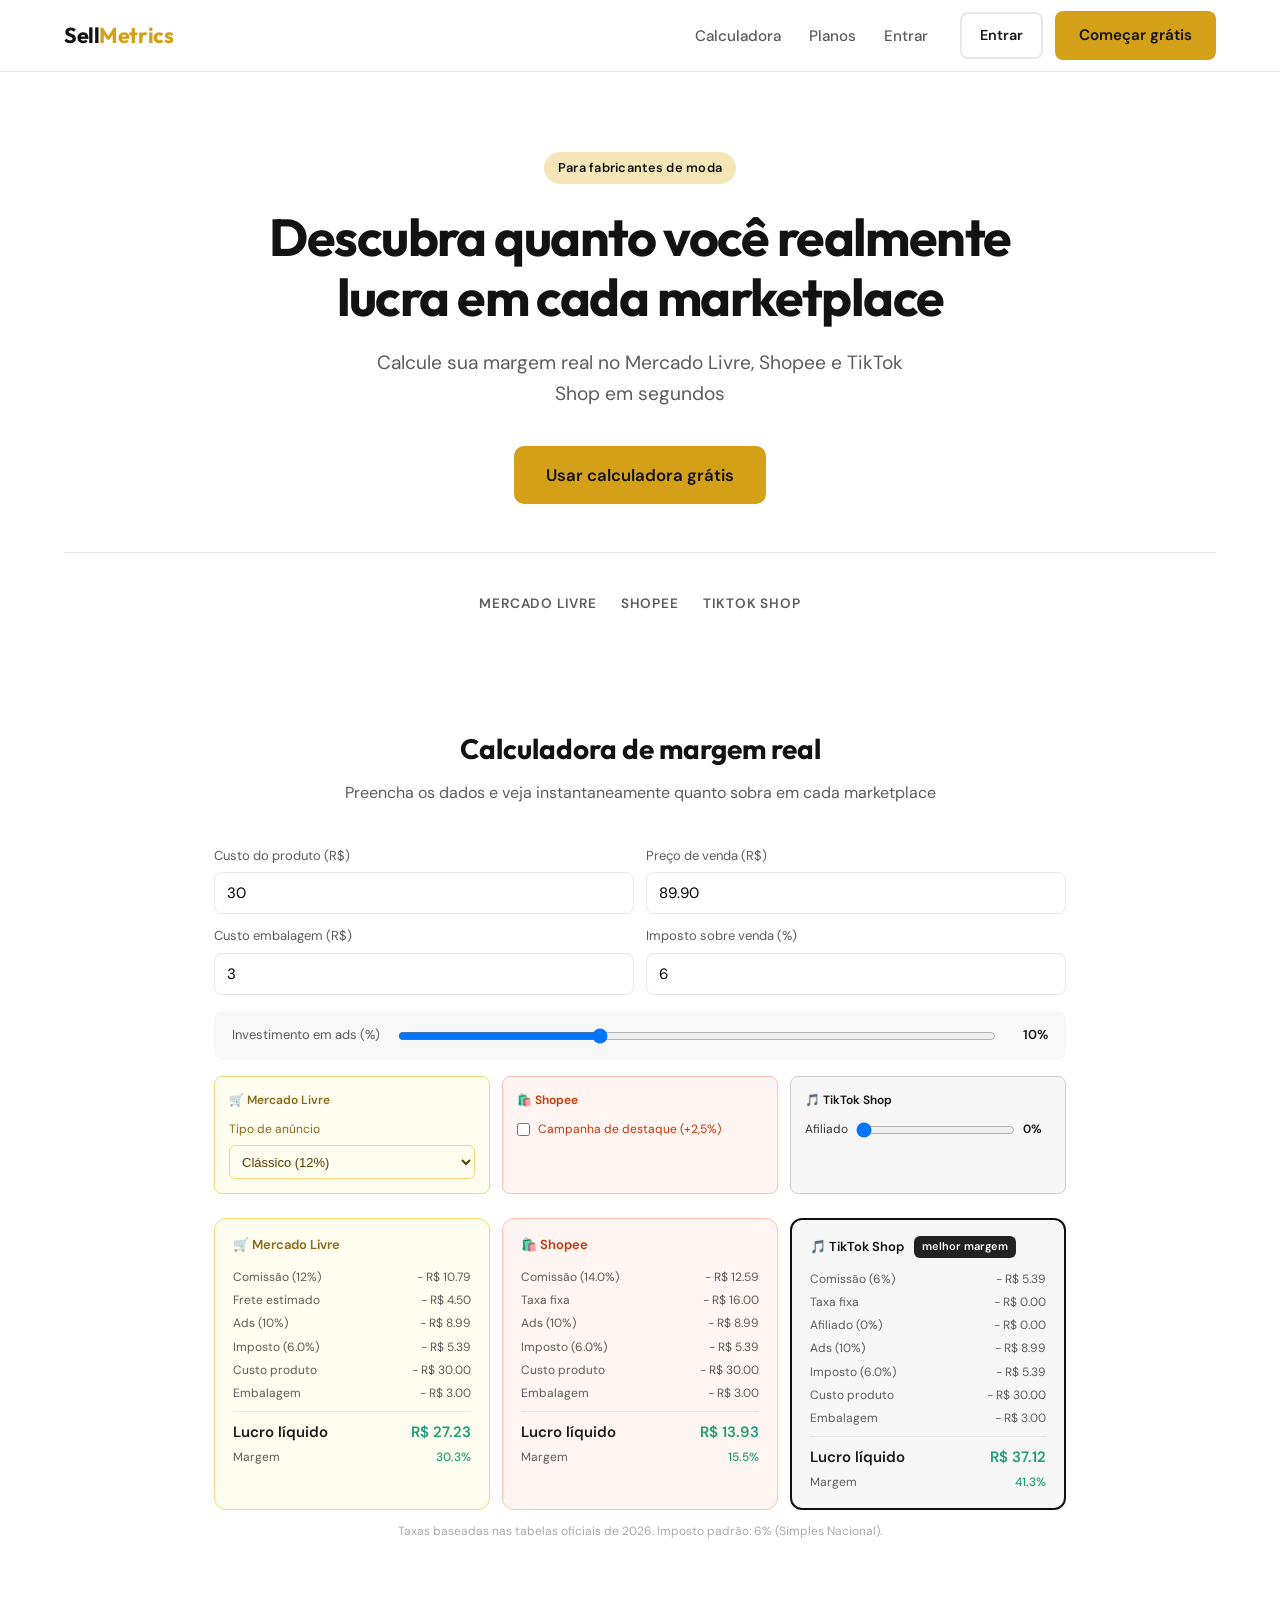
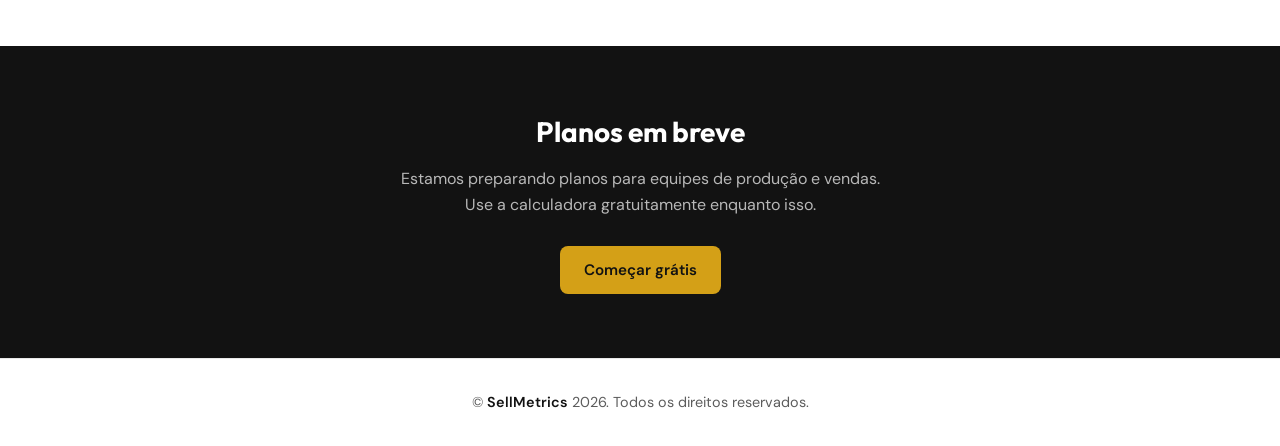
<file: index.html>
<!DOCTYPE html>
<html lang="pt-BR">
<head>
  <meta charset="UTF-8">
  <meta name="viewport" content="width=device-width, initial-scale=1.0">
  <title>SellMetrics — Margem real em marketplaces</title>
  <link rel="preconnect" href="https://fonts.googleapis.com">
  <link rel="preconnect" href="https://fonts.gstatic.com" crossorigin>
  <link href="https://fonts.googleapis.com/css2?family=DM+Sans:ital,opsz,wght@0,9..40,400;0,9..40,500;0,9..40,600;0,9..40,700;1,9..40,400&family=Outfit:wght@600;700&display=swap" rel="stylesheet">
  <style>
    :root {
      --bg: #ffffff;
      --surface: #f8f8f8;
      --text: #1a1a1a;
      --text-muted: #5c5c5c;
      --border: #e8e8e8;
      --dark: #121212;
      --dark-soft: #2a2a2a;
      --gold: #d4a017;
      --gold-light: #f5e6b8;
      --gold-hover: #b8890f;
      --radius: 12px;
      --shadow: 0 4px 24px rgba(0, 0, 0, 0.06);
      --header-h: 72px;
    }

    *, *::before, *::after {
      box-sizing: border-box;
      margin: 0;
      padding: 0;
    }

    html {
      scroll-behavior: smooth;
    }

    body {
      font-family: 'DM Sans', system-ui, -apple-system, sans-serif;
      background: var(--bg);
      color: var(--text);
      line-height: 1.6;
      padding-top: var(--header-h);
    }

    a {
      color: inherit;
      text-decoration: none;
    }

    /* Header */
    .header {
      position: fixed;
      top: 0;
      left: 0;
      right: 0;
      height: var(--header-h);
      background: rgba(255, 255, 255, 0.92);
      backdrop-filter: blur(12px);
      border-bottom: 1px solid var(--border);
      z-index: 1000;
      display: flex;
      align-items: center;
    }

    .header__inner {
      max-width: 1200px;
      width: 100%;
      margin: 0 auto;
      padding: 0 24px;
      display: flex;
      align-items: center;
      justify-content: space-between;
      gap: 32px;
    }

    .logo {
      font-family: 'Outfit', sans-serif;
      font-weight: 700;
      font-size: 1.35rem;
      letter-spacing: -0.02em;
      color: var(--dark);
      white-space: nowrap;
    }

    .logo span {
      color: var(--gold);
    }

    .nav {
      display: flex;
      align-items: center;
      gap: 32px;
    }

    .nav__links {
      display: flex;
      gap: 28px;
      list-style: none;
    }

    .nav__links a {
      font-size: 0.95rem;
      font-weight: 500;
      color: var(--text-muted);
      transition: color 0.2s;
    }

    .nav__links a:hover {
      color: var(--dark);
    }

    .btn {
      display: inline-flex;
      align-items: center;
      justify-content: center;
      padding: 12px 24px;
      font-family: inherit;
      font-size: 0.95rem;
      font-weight: 600;
      border-radius: 8px;
      border: none;
      cursor: pointer;
      transition: background 0.2s, transform 0.15s, box-shadow 0.2s;
    }

    .btn:active {
      transform: scale(0.98);
    }

    .btn--primary {
      background: var(--gold);
      color: var(--dark);
    }

    .btn--primary:hover {
      background: var(--gold-hover);
      box-shadow: 0 4px 16px rgba(212, 160, 23, 0.35);
    }

    .btn--dark {
      background: var(--dark);
      color: #fff;
    }

    .btn--dark:hover {
      background: var(--dark-soft);
    }

    .btn--outline {
      background: transparent;
      border: 2px solid var(--border);
      color: var(--text);
    }

    .btn--outline:hover {
      border-color: var(--dark);
    }

    .btn--lg {
      padding: 16px 32px;
      font-size: 1.05rem;
      border-radius: 10px;
    }

    .nav__actions {
      display: flex;
      align-items: center;
      gap: 12px;
    }

    .nav__actions .btn--outline {
      padding: 10px 18px;
      font-size: 0.9rem;
    }

    .menu-toggle {
      display: none;
      flex-direction: column;
      gap: 5px;
      background: none;
      border: none;
      cursor: pointer;
      padding: 8px;
    }

    .menu-toggle span {
      width: 24px;
      height: 2px;
      background: var(--dark);
      border-radius: 2px;
    }

    /* Hero */
    .hero {
      max-width: 1200px;
      margin: 0 auto;
      padding: 80px 24px 64px;
      text-align: center;
    }

    .hero__badge {
      display: inline-block;
      padding: 6px 14px;
      background: var(--gold-light);
      color: var(--dark);
      font-size: 0.8rem;
      font-weight: 600;
      border-radius: 100px;
      margin-bottom: 24px;
      letter-spacing: 0.02em;
    }

    .hero h1 {
      font-family: 'Outfit', sans-serif;
      font-size: clamp(2rem, 5vw, 3.25rem);
      font-weight: 700;
      line-height: 1.15;
      letter-spacing: -0.03em;
      color: var(--dark);
      max-width: 820px;
      margin: 0 auto 20px;
    }

    .hero__subtitle {
      font-size: clamp(1rem, 2.5vw, 1.2rem);
      color: var(--text-muted);
      max-width: 560px;
      margin: 0 auto 36px;
    }

    .hero__markets {
      display: flex;
      justify-content: center;
      gap: 24px;
      flex-wrap: wrap;
      margin-top: 48px;
      padding-top: 40px;
      border-top: 1px solid var(--border);
    }

    .hero__market {
      font-size: 0.85rem;
      font-weight: 600;
      color: var(--text-muted);
      text-transform: uppercase;
      letter-spacing: 0.06em;
    }

    /* Calculator section */
    .section {
      max-width: 1200px;
      margin: 0 auto;
      padding: 48px 24px 80px;
    }

    .section__title {
      font-family: 'Outfit', sans-serif;
      font-size: 1.75rem;
      font-weight: 700;
      color: var(--dark);
      margin-bottom: 8px;
      text-align: center;
    }

    .section__desc {
      text-align: center;
      color: var(--text-muted);
      margin-bottom: 40px;
    }

    /* Calculator widget */
    .calc {
      max-width: 720px;
      margin: 0 auto;
      background: var(--surface);
      border: 1px solid var(--border);
      border-radius: var(--radius);
      box-shadow: var(--shadow);
      overflow: hidden;
    }

    .calc__tabs {
      display: flex;
      background: var(--dark);
    }

    .calc__tab {
      flex: 1;
      padding: 16px 12px;
      font-family: inherit;
      font-size: 0.9rem;
      font-weight: 600;
      color: rgba(255, 255, 255, 0.6);
      background: none;
      border: none;
      cursor: pointer;
      transition: color 0.2s, background 0.2s;
      border-bottom: 3px solid transparent;
    }

    .calc__tab:hover {
      color: rgba(255, 255, 255, 0.9);
    }

    .calc__tab.active {
      color: #fff;
      background: var(--dark-soft);
      border-bottom-color: var(--gold);
    }

    .calc__body {
      padding: 32px;
    }

    .calc__grid {
      display: grid;
      grid-template-columns: 1fr 1fr;
      gap: 20px;
    }

    .calc__field {
      display: flex;
      flex-direction: column;
      gap: 6px;
    }

    .calc__field--full {
      grid-column: 1 / -1;
    }

    .calc__field label {
      font-size: 0.85rem;
      font-weight: 600;
      color: var(--text);
    }

    .calc__field label small {
      font-weight: 400;
      color: var(--text-muted);
    }

    .calc__field input,
    .calc__field select {
      padding: 12px 14px;
      font-family: inherit;
      font-size: 1rem;
      border: 1px solid var(--border);
      border-radius: 8px;
      background: #fff;
      color: var(--text);
      transition: border-color 0.2s, box-shadow 0.2s;
    }

    .calc__field input:focus,
    .calc__field select:focus {
      outline: none;
      border-color: var(--gold);
      box-shadow: 0 0 0 3px var(--gold-light);
    }

    .calc__hint {
      font-size: 0.75rem;
      color: var(--text-muted);
    }

    .calc__submit {
      width: 100%;
      margin-top: 24px;
    }

    .calc__results {
      margin-top: 28px;
      padding-top: 28px;
      border-top: 1px solid var(--border);
      display: none;
    }

    .calc__results.visible {
      display: block;
    }

    .calc__results h3 {
      font-family: 'Outfit', sans-serif;
      font-size: 1.1rem;
      margin-bottom: 16px;
      color: var(--dark);
    }

    .calc__result-row {
      display: flex;
      justify-content: space-between;
      align-items: center;
      padding: 10px 0;
      font-size: 0.95rem;
      border-bottom: 1px solid var(--border);
    }

    .calc__result-row:last-child {
      border-bottom: none;
    }

    .calc__result-row span:first-child {
      color: var(--text-muted);
    }

    .calc__result-row span:last-child {
      font-weight: 600;
      color: var(--dark);
    }

    .calc__result-row--negative span:last-child {
      color: #c0392b;
    }

    .calc__result-row--highlight {
      background: var(--gold-light);
      margin: 12px -16px 0;
      padding: 16px;
      border-radius: 8px;
      border: none;
    }

    .calc__result-row--highlight span:first-child {
      color: var(--dark);
      font-weight: 600;
    }

    .calc__result-row--highlight span:last-child {
      font-size: 1.35rem;
      color: var(--dark);
    }

    .calc__margin-badge {
      display: inline-block;
      padding: 4px 10px;
      border-radius: 6px;
      font-size: 0.85rem;
      background: var(--dark);
      color: var(--gold);
    }

    /* Planos placeholder */
    .planos {
      background: var(--dark);
      color: #fff;
      padding: 64px 24px;
      margin-top: 24px;
    }

    .planos__inner {
      max-width: 1200px;
      margin: 0 auto;
      text-align: center;
    }

    .planos h2 {
      font-family: 'Outfit', sans-serif;
      font-size: 1.75rem;
      margin-bottom: 12px;
    }

    .planos p {
      color: rgba(255, 255, 255, 0.7);
      max-width: 480px;
      margin: 0 auto 28px;
    }

    /* Footer */
    .footer {
      padding: 32px 24px;
      text-align: center;
      border-top: 1px solid var(--border);
      color: var(--text-muted);
      font-size: 0.9rem;
    }

    .footer strong {
      color: var(--dark);
      font-weight: 600;
    }

    @media (max-width: 768px) {
      .nav__links,
      .nav__actions .btn--outline {
        display: none;
      }

      .nav--open .nav__links {
        display: flex;
        flex-direction: column;
        position: absolute;
        top: var(--header-h);
        left: 0;
        right: 0;
        background: #fff;
        padding: 24px;
        border-bottom: 1px solid var(--border);
        gap: 16px;
      }

      .menu-toggle {
        display: flex;
      }

      .calc__grid {
        grid-template-columns: 1fr;
      }

      .calc__body {
        padding: 24px 20px;
      }

      .calc__tab {
        font-size: 0.8rem;
        padding: 14px 8px;
      }
    }
  </style>
</head>
<body>

  <header class="header">
    <div class="header__inner">
      <a href="#" class="logo">Sell<span>Metrics</span></a>
      <nav class="nav" id="nav">
        <ul class="nav__links">
          <li><a href="#calculadora">Calculadora</a></li>
          <li><a href="#planos">Planos</a></li>
          <li><a href="app.html#/dashboard">Entrar</a></li>
        </ul>
        <div class="nav__actions">
          <a href="app.html#/dashboard" class="btn btn--outline">Entrar</a>
          <a href="#calculadora" class="btn btn--primary">Começar grátis</a>
        </div>
      </nav>
      <button class="menu-toggle" id="menuToggle" aria-label="Abrir menu">
        <span></span><span></span><span></span>
      </button>
    </div>
  </header>

  <section class="hero">
    <span class="hero__badge">Para fabricantes de moda</span>
    <h1>Descubra quanto você realmente lucra em cada marketplace</h1>
    <p class="hero__subtitle">Calcule sua margem real no Mercado Livre, Shopee e TikTok Shop em segundos</p>
    <a href="#calculadora" class="btn btn--primary btn--lg">Usar calculadora grátis</a>
    <div class="hero__markets">
      <span class="hero__market">Mercado Livre</span>
      <span class="hero__market">Shopee</span>
      <span class="hero__market">TikTok Shop</span>
    </div>
  </section>

  <section class="section" id="calculadora">
    <h2 class="section__title">Calculadora de margem real</h2>
    <p class="section__desc">Preencha os dados e veja instantaneamente quanto sobra em cada marketplace</p>

    <div style="max-width:900px;margin:0 auto;padding:0 24px;">

      <!-- Inputs principais -->
      <div style="display:grid;grid-template-columns:1fr 1fr;gap:12px;margin-bottom:16px;">
        <div style="display:flex;flex-direction:column;gap:6px;">
          <label style="font-size:13px;color:#5c5c5c;">Custo do produto (R$)</label>
          <input type="number" id="sm-custo" value="30" min="0" step="1" oninput="smCalc()" style="height:42px;border-radius:8px;border:1px solid #e8e8e8;font-size:15px;padding:0 12px;outline:none;font-family:inherit;">
        </div>
        <div style="display:flex;flex-direction:column;gap:6px;">
          <label style="font-size:13px;color:#5c5c5c;">Preço de venda (R$)</label>
          <input type="number" id="sm-preco" value="89.90" min="0" step="0.1" oninput="smCalc()" style="height:42px;border-radius:8px;border:1px solid #e8e8e8;font-size:15px;padding:0 12px;outline:none;font-family:inherit;">
        </div>
        <div style="display:flex;flex-direction:column;gap:6px;">
          <label style="font-size:13px;color:#5c5c5c;">Custo embalagem (R$)</label>
          <input type="number" id="sm-emb" value="3" min="0" step="0.5" oninput="smCalc()" style="height:42px;border-radius:8px;border:1px solid #e8e8e8;font-size:15px;padding:0 12px;outline:none;font-family:inherit;">
        </div>
        <div style="display:flex;flex-direction:column;gap:6px;">
          <label style="font-size:13px;color:#5c5c5c;">Imposto sobre venda (%)</label>
          <input type="number" id="sm-imp" value="6" min="0" max="30" step="0.5" oninput="smCalc()" style="height:42px;border-radius:8px;border:1px solid #e8e8e8;font-size:15px;padding:0 12px;outline:none;font-family:inherit;">
        </div>
      </div>

      <!-- Ads slider -->
      <div style="display:flex;align-items:center;gap:16px;margin-bottom:16px;background:#f8f8f8;border-radius:8px;padding:14px 18px;">
        <label style="font-size:13px;color:#5c5c5c;white-space:nowrap;min-width:150px;">Investimento em ads (%)</label>
        <input type="range" id="sm-ads" min="0" max="30" value="10" step="1" oninput="document.getElementById('sm-ads-out').textContent=this.value+'%';smCalc()" style="flex:1;">
        <span id="sm-ads-out" style="font-size:13px;font-weight:600;min-width:36px;text-align:right;">10%</span>
      </div>

      <!-- Opções por plataforma -->
      <div style="display:grid;grid-template-columns:repeat(3,1fr);gap:12px;margin-bottom:24px;">
        <div style="background:#FFFDF0;border:1px solid #F5D76E;border-radius:8px;padding:14px;">
          <div style="font-size:12px;font-weight:600;color:#8B6914;margin-bottom:10px;">🛒 Mercado Livre</div>
          <label style="font-size:12px;color:#8B6914;display:block;margin-bottom:6px;">Tipo de anúncio</label>
          <select id="sm-ml-tipo" onchange="smCalc()" style="width:100%;height:34px;border-radius:6px;border:1px solid #F5D76E;background:#FFFDF0;color:#5A3E00;font-size:13px;padding:0 8px;">
            <option value="0.12">Clássico (12%)</option>
            <option value="0.17">Premium (17%)</option>
          </select>
        </div>
        <div style="background:#FFF5F2;border:1px solid #FFBDAD;border-radius:8px;padding:14px;">
          <div style="font-size:12px;font-weight:600;color:#CC3300;margin-bottom:10px;">🛍️ Shopee</div>
          <label style="display:flex;align-items:center;gap:8px;font-size:12px;color:#CC3300;cursor:pointer;">
            <input type="checkbox" id="sm-shopee-camp" onchange="smCalc()">
            Campanha de destaque (+2,5%)
          </label>
        </div>
        <div style="background:#F7F7F7;border:1px solid #CCCCCC;border-radius:8px;padding:14px;">
          <div style="font-size:12px;font-weight:600;color:#111;margin-bottom:10px;">🎵 TikTok Shop</div>
          <div style="display:flex;align-items:center;gap:8px;">
            <label style="font-size:12px;color:#333;white-space:nowrap;">Afiliado</label>
            <input type="range" id="sm-afil" min="0" max="20" value="0" step="1" oninput="document.getElementById('sm-afil-out').textContent=this.value+'%';smCalc()" style="flex:1;">
            <span id="sm-afil-out" style="font-size:12px;font-weight:600;color:#111;min-width:28px;">0%</span>
          </div>
        </div>
      </div>

      <!-- Resultados -->
      <div style="display:grid;grid-template-columns:repeat(3,1fr);gap:12px;margin-bottom:12px;" id="sm-results"></div>

      <p style="font-size:12px;color:#aaa;margin-top:8px;text-align:center;">Taxas baseadas nas tabelas oficiais de 2026. Imposto padrão: 6% (Simples Nacional).</p>
    </div>
  </section>

  <script>
  function smCalc() {
    const custo = parseFloat(document.getElementById('sm-custo').value)||0;
    const preco = parseFloat(document.getElementById('sm-preco').value)||0;
    const emb   = parseFloat(document.getElementById('sm-emb').value)||0;
    const imp   = (parseFloat(document.getElementById('sm-imp').value)||0)/100;
    const ads   = (parseFloat(document.getElementById('sm-ads').value)||0)/100;
    const mlTipo= parseFloat(document.getElementById('sm-ml-tipo').value)||0.12;
    const camp  = document.getElementById('sm-shopee-camp').checked;
    const afil  = (parseFloat(document.getElementById('sm-afil').value)||0)/100;

    const adsV  = preco*ads;
    const impV  = preco*imp;

    function fmt(n){ return 'R$ '+Math.abs(n).toFixed(2); }

    function calcML(p){
      const com = p*mlTipo;
      const frete = p<=79?0:(p<=199.99?p*0.05:p*0.07);
      const lucro = p - com - frete - adsV - impV - custo - emb;
      return { rows:[
        {l:'Comissão ('+(mlTipo*100).toFixed(0)+'%)',v:com},
        {l:'Frete estimado',v:frete},
        {l:'Ads ('+(ads*100).toFixed(0)+'%)',v:adsV},
        {l:'Imposto ('+(imp*100).toFixed(1)+'%)',v:impV},
        {l:'Custo produto',v:custo},
        {l:'Embalagem',v:emb},
      ], lucro, margem:p>0?lucro/p*100:0 };
    }

    function calcShopee(p){
      let com,fixo;
      if(p<80){com=0.20;fixo=4;}
      else if(p<100){com=0.14;fixo=16;}
      else if(p<200){com=0.14;fixo=20;}
      else{com=0.14;fixo=26;}
      const extra=camp?0.025:0;
      const comV=p*(com+extra);
      const lucro=p-comV-fixo-adsV-impV-custo-emb;
      return { rows:[
        {l:'Comissão ('+((com+extra)*100).toFixed(1)+'%'+(camp?' +camp.':'')+')',v:comV},
        {l:'Taxa fixa',v:fixo},
        {l:'Ads ('+(ads*100).toFixed(0)+'%)',v:adsV},
        {l:'Imposto ('+(imp*100).toFixed(1)+'%)',v:impV},
        {l:'Custo produto',v:custo},
        {l:'Embalagem',v:emb},
      ], lucro, margem:p>0?lucro/p*100:0 };
    }

    function calcTikTok(p){
      const comV=p*0.06;
      const fixo=p<79?2:0;
      const afilV=p*afil;
      const lucro=p-comV-fixo-afilV-adsV-impV-custo-emb;
      return { rows:[
        {l:'Comissão (6%)',v:comV},
        {l:'Taxa fixa',v:fixo},
        {l:'Afiliado ('+(afil*100).toFixed(0)+'%)',v:afilV},
        {l:'Ads ('+(ads*100).toFixed(0)+'%)',v:adsV},
        {l:'Imposto ('+(imp*100).toFixed(1)+'%)',v:impV},
        {l:'Custo produto',v:custo},
        {l:'Embalagem',v:emb},
      ], lucro, margem:p>0?lucro/p*100:0 };
    }

    const plats = [
      {nome:'Mercado Livre', emoji:'🛒', cls:'ml',  bg:'#FFFDF0', border:'#F5D76E', bestBorder:'#D4A017', nameCor:'#8B6914', badgeBg:'#F5D76E', badgeCor:'#7A5200', dados:calcML(preco)},
      {nome:'Shopee',        emoji:'🛍️', cls:'sh',  bg:'#FFF5F2', border:'#FFBDAD', bestBorder:'#FF6633', nameCor:'#CC3300', badgeBg:'#FF6633', badgeCor:'#fff',    dados:calcShopee(preco)},
      {nome:'TikTok Shop',   emoji:'🎵', cls:'tt',  bg:'#F7F7F7', border:'#CCCCCC', bestBorder:'#111111', nameCor:'#111111', badgeBg:'#222',    badgeCor:'#fff',    dados:calcTikTok(preco)},
    ];

    const melhor = plats.reduce((a,b)=>a.dados.lucro>b.dados.lucro?a:b).nome;

    document.getElementById('sm-results').innerHTML = plats.map(p=>{
      const d=p.dados;
      const isBest=p.nome===melhor&&d.lucro>0;
      const lCor=d.lucro>=0?'#1D9E75':'#A32D2D';
      const rows=d.rows.map(r=>`
        <div style="display:flex;justify-content:space-between;font-size:12px;color:#5c5c5c;margin-bottom:4px;">
          <span>${r.l}</span><span>- ${fmt(r.v)}</span>
        </div>`).join('');
      return `
        <div style="background:${p.bg};border:${isBest?'2px':'1px'} solid ${isBest?p.bestBorder:p.border};border-radius:12px;padding:16px 18px;">
          <div style="font-size:13px;font-weight:600;color:${p.nameCor};margin-bottom:12px;display:flex;align-items:center;gap:6px;">
            ${p.emoji} ${p.nome}
            ${isBest?`<span style="font-size:11px;background:${p.badgeBg};color:${p.badgeCor};padding:2px 8px;border-radius:6px;margin-left:4px;">melhor margem</span>`:''}
          </div>
          ${rows}
          <div style="display:flex;justify-content:space-between;border-top:1px solid rgba(0,0,0,0.08);padding-top:8px;margin-top:8px;font-size:15px;font-weight:600;color:#1a1a1a;">
            <span>Lucro líquido</span>
            <span style="color:${lCor};">${d.lucro<0?'- ':''}${fmt(d.lucro)}</span>
          </div>
          <div style="display:flex;justify-content:space-between;font-size:12px;color:#5c5c5c;margin-top:4px;">
            <span>Margem</span>
            <span style="color:${lCor};font-weight:500;">${d.margem.toFixed(1)}%</span>
          </div>
        </div>`;
    }).join('');
  }
  smCalc();
  </script>

  <section class="planos" id="planos">
    <div class="planos__inner">
      <h2>Planos em breve</h2>
      <p>Estamos preparando planos para equipes de produção e vendas. Use a calculadora gratuitamente enquanto isso.</p>
      <a href="#calculadora" class="btn btn--primary">Começar grátis</a>
    </div>
  </section>

  <section id="entrar" style="height:0;overflow:hidden" aria-hidden="true"></section>

  <footer class="footer">
    <p>&copy; <strong>SellMetrics</strong> 2026. Todos os direitos reservados.</p>
  </footer>

  <script>
    (function () {
      const MARKET_DEFAULTS = {
        ml: {
          name: 'Mercado Livre',
          comissao: 13,
          taxaFixa: 0,
          hintComissao: 'Padrão moda: 13%',
          hintTaxa: 'ML: R$ 6 em itens abaixo de R$ 79 (preencha se aplicável)'
        },
        shopee: {
          name: 'Shopee',
          comissao: 14,
          taxaFixa: 0,
          hintComissao: 'Comissão + taxa de transação ~14–20%',
          hintTaxa: 'Programa de frete grátis pode adicionar custos'
        },
        tiktok: {
          name: 'TikTok Shop',
          comissao: 6,
          taxaFixa: 0,
          hintComissao: 'Comissão categoria moda ~5–8%',
          hintTaxa: 'Taxas de pagamento já inclusas na estimativa'
        }
      };

      let currentMarket = 'ml';

      const tabs = document.querySelectorAll('.calc__tab');
      const comissaoInput = document.getElementById('comissao');
      const taxaFixaInput = document.getElementById('taxaFixa');
      const comissaoHint = document.getElementById('comissaoHint');
      const taxaFixaHint = document.getElementById('taxaFixaHint');
      const resultMarketName = document.getElementById('resultMarketName');
      const calcResults = document.getElementById('calcResults');
      const precoVendaInput = document.getElementById('precoVenda');

      function formatBRL(value) {
        return value.toLocaleString('pt-BR', { style: 'currency', currency: 'BRL' });
      }

      function formatPct(value) {
        return value.toFixed(1).replace('.', ',') + '%';
      }

      function applyMarketDefaults(market) {
        const d = MARKET_DEFAULTS[market];
        currentMarket = market;
        comissaoInput.value = d.comissao;
        taxaFixaInput.value = d.taxaFixa;
        comissaoHint.textContent = d.hintComissao;
        taxaFixaHint.textContent = d.hintTaxa;
        resultMarketName.textContent = d.name;

        if (market === 'ml') {
          const preco = parseFloat(precoVendaInput.value) || 0;
          if (preco > 0 && preco < 79) {
            taxaFixaInput.value = 6;
          }
        }
      }

      tabs.forEach(function (tab) {
        tab.addEventListener('click', function () {
          const market = tab.dataset.market;
          tabs.forEach(function (t) {
            t.classList.toggle('active', t === tab);
            t.setAttribute('aria-selected', t === tab ? 'true' : 'false');
          });
          applyMarketDefaults(market);
        });
      });

      precoVendaInput.addEventListener('input', function () {
        if (currentMarket !== 'ml') return;
        const preco = parseFloat(precoVendaInput.value) || 0;
        taxaFixaInput.value = preco > 0 && preco < 79 ? 6 : (parseFloat(taxaFixaInput.value) || 0);
      });

      document.getElementById('calcForm').addEventListener('submit', function (e) {
        e.preventDefault();

        const precoVenda = parseFloat(document.getElementById('precoVenda').value) || 0;
        const custoProduto = parseFloat(document.getElementById('custoProduto').value) || 0;
        const custoEmbalagem = parseFloat(document.getElementById('custoEmbalagem').value) || 0;
        const frete = parseFloat(document.getElementById('frete').value) || 0;
        const comissaoPct = parseFloat(document.getElementById('comissao').value) || 0;
        const taxaFixa = parseFloat(document.getElementById('taxaFixa').value) || 0;
        const impostosPct = parseFloat(document.getElementById('impostos').value) || 0;

        const valorComissao = precoVenda * (comissaoPct / 100);
        const valorImpostos = precoVenda * (impostosPct / 100);
        const custoTotal = custoProduto + custoEmbalagem;
        const lucro = precoVenda - valorComissao - taxaFixa - valorImpostos - custoTotal - frete;
        const margem = precoVenda > 0 ? (lucro / precoVenda) * 100 : 0;

        document.getElementById('resReceita').textContent = formatBRL(precoVenda);
        document.getElementById('resComissao').textContent = formatBRL(valorComissao) + ' (' + formatPct(comissaoPct) + ')';
        document.getElementById('resTaxaFixa').textContent = formatBRL(taxaFixa);
        document.getElementById('resImpostos').textContent = formatBRL(valorImpostos) + ' (' + formatPct(impostosPct) + ')';
        document.getElementById('resCustoProduto').textContent = formatBRL(custoTotal);
        document.getElementById('resFrete').textContent = formatBRL(frete);

        const lucroEl = document.getElementById('resLucro');
        lucroEl.textContent = formatBRL(lucro);
        lucroEl.parentElement.classList.toggle('calc__result-row--negative', lucro < 0);

        const margemEl = document.getElementById('resMargem');
        margemEl.textContent = formatPct(margem);
        margemEl.style.background = margem >= 20 ? 'var(--dark)' : margem >= 10 ? '#5c5c5c' : '#c0392b';
        margemEl.style.color = margem >= 10 ? 'var(--gold)' : '#fff';

        calcResults.classList.add('visible');
        calcResults.scrollIntoView({ behavior: 'smooth', block: 'nearest' });
      });

      applyMarketDefaults('ml');

      document.getElementById('menuToggle').addEventListener('click', function () {
        document.getElementById('nav').classList.toggle('nav--open');
      });

      document.querySelectorAll('.nav__links a, .hero a, .planos a').forEach(function (link) {
        link.addEventListener('click', function () {
          document.getElementById('nav').classList.remove('nav--open');
        });
      });
    })();
  </script>
</body>
</html>
</file>
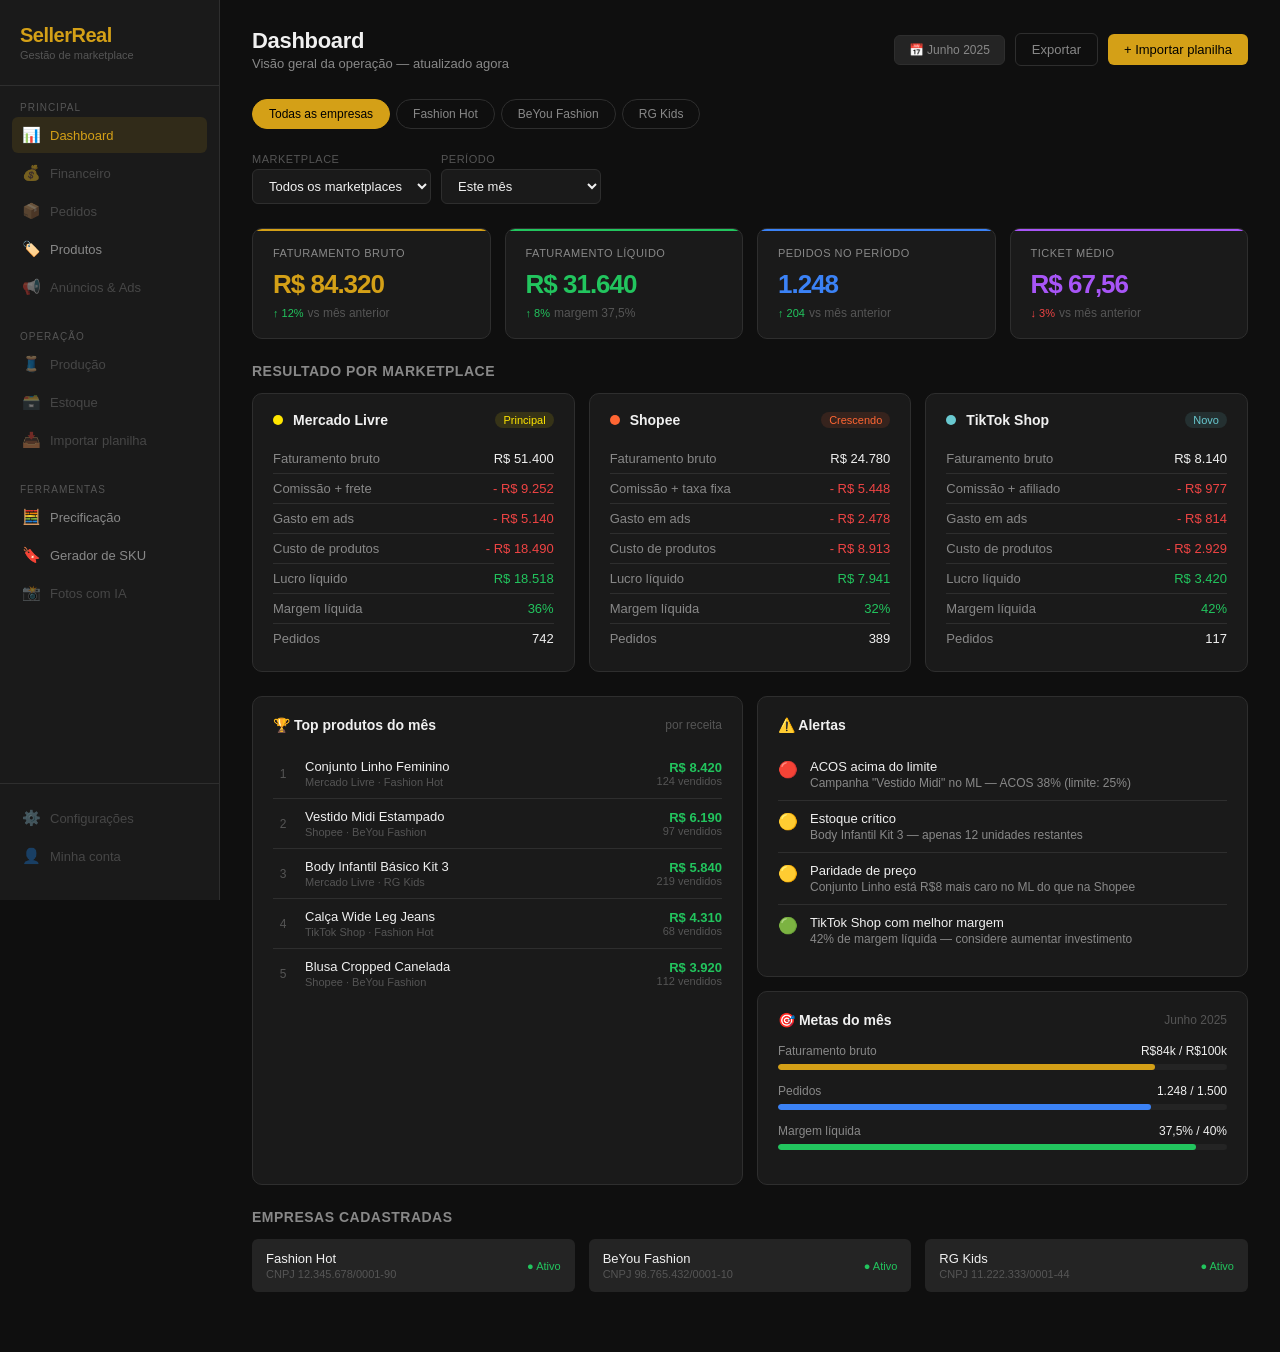
<file: app.html>
<!DOCTYPE html>
<html lang="pt-BR">
<head>
  <meta charset="UTF-8">
  <meta name="viewport" content="width=device-width, initial-scale=1.0">
  <title>SellerReal — Sistema</title>
  <link rel="stylesheet" href="css/sidebar.css">
</head>
<body class="app-body">

  <aside class="sidebar" id="sidebar">
    <div class="logo">
      <a href="index.html" class="logo-link">
        <div class="logo-text">SellerReal</div>
        <div class="logo-sub">Gestão de marketplace</div>
      </a>
    </div>

    <div class="nav-section">
      <div class="nav-label">Principal</div>
      <a class="nav-item" data-route="dashboard" href="#/dashboard"><span class="icon">📊</span> Dashboard</a>
      <span class="nav-item disabled"><span class="icon">💰</span> Financeiro</span>
      <span class="nav-item disabled"><span class="icon">📦</span> Pedidos</span>
      <a class="nav-item" data-route="produtos" href="#/produtos"><span class="icon">🏷️</span> Produtos</a>
      <span class="nav-item disabled"><span class="icon">📢</span> Anúncios &amp; Ads</span>
    </div>

    <div class="nav-section" style="margin-top:16px;">
      <div class="nav-label">Operação</div>
      <span class="nav-item disabled"><span class="icon">🧵</span> Produção</span>
      <span class="nav-item disabled"><span class="icon">🗃️</span> Estoque</span>
      <span class="nav-item disabled"><span class="icon">📥</span> Importar planilha</span>
    </div>

    <div class="nav-section" style="margin-top:16px;">
      <div class="nav-label">Ferramentas</div>
      <a class="nav-item" data-route="precificacao" href="#/precificacao"><span class="icon">🧮</span> Precificação</a>
      <a class="nav-item" data-route="sku" href="#/sku"><span class="icon">🔖</span> Gerador de SKU</a>
      <span class="nav-item disabled"><span class="icon">📸</span> Fotos com IA</span>
    </div>

    <div class="sidebar-bottom">
      <span class="nav-item disabled"><span class="icon">⚙️</span> Configurações</span>
      <span class="nav-item disabled"><span class="icon">👤</span> Minha conta</span>
    </div>
  </aside>

  <div id="app-content">
    <div class="app-loading">Carregando...</div>
  </div>

  <script src="js/router.js"></script>
</body>
</html>
</file>
<file: css/sidebar.css>
:root {
  --bg: #0f0f0f;
  --surface: #1a1a1a;
  --surface2: #242424;
  --border: #2e2e2e;
  --text: #f0f0f0;
  --text2: #888;
  --text3: #555;
  --gold: #d4a017;
  --gold-light: #f5c842;
  --green: #22c55e;
  --red: #ef4444;
  --radius-sm: 6px;
}

*, *::before, *::after {
  margin: 0;
  padding: 0;
  box-sizing: border-box;
}

body.app-body {
  background: var(--bg);
  color: var(--text);
  font-family: -apple-system, BlinkMacSystemFont, 'Segoe UI', sans-serif;
  min-height: 100vh;
  display: flex;
}

.sidebar {
  width: 220px;
  min-height: 100vh;
  background: var(--surface);
  border-right: 1px solid var(--border);
  display: flex;
  flex-direction: column;
  padding: 24px 0;
  position: fixed;
  left: 0;
  top: 0;
  bottom: 0;
  z-index: 100;
}

.logo {
  padding: 0 20px 24px;
  border-bottom: 1px solid var(--border);
  margin-bottom: 16px;
}

.logo-link {
  text-decoration: none;
  display: block;
}

.logo-text {
  font-size: 20px;
  font-weight: 700;
  color: var(--gold);
  letter-spacing: -0.5px;
}

.logo-sub {
  font-size: 11px;
  color: var(--text3);
  margin-top: 2px;
}

.nav-section {
  padding: 0 12px;
  margin-bottom: 8px;
}

.nav-label {
  font-size: 10px;
  text-transform: uppercase;
  letter-spacing: 1px;
  color: var(--text3);
  padding: 0 8px;
  margin-bottom: 4px;
}

.nav-item {
  display: flex;
  align-items: center;
  gap: 10px;
  padding: 9px 10px;
  border-radius: var(--radius-sm);
  font-size: 13px;
  color: var(--text2);
  cursor: pointer;
  transition: all 0.15s;
  margin-bottom: 2px;
  text-decoration: none;
  border: none;
  background: none;
  width: 100%;
  font-family: inherit;
  text-align: left;
}

.nav-item:hover {
  background: var(--surface2);
  color: var(--text);
}

.nav-item.active {
  background: rgba(212, 160, 23, 0.12);
  color: var(--gold);
}

.nav-item .icon {
  font-size: 15px;
  width: 18px;
  text-align: center;
}

.nav-item.disabled {
  opacity: 0.4;
  cursor: default;
  pointer-events: none;
}

.sidebar-bottom {
  margin-top: auto;
  padding: 16px 12px 0;
  border-top: 1px solid var(--border);
}

#app-content {
  margin-left: 220px;
  flex: 1;
  min-height: 100vh;
  min-width: 0;
}

.app-loading {
  display: flex;
  align-items: center;
  justify-content: center;
  min-height: 100vh;
  color: var(--text2);
  font-size: 14px;
}

@media (max-width: 900px) {
  .sidebar {
    display: none;
  }

  #app-content {
    margin-left: 0;
  }
}
</file>
